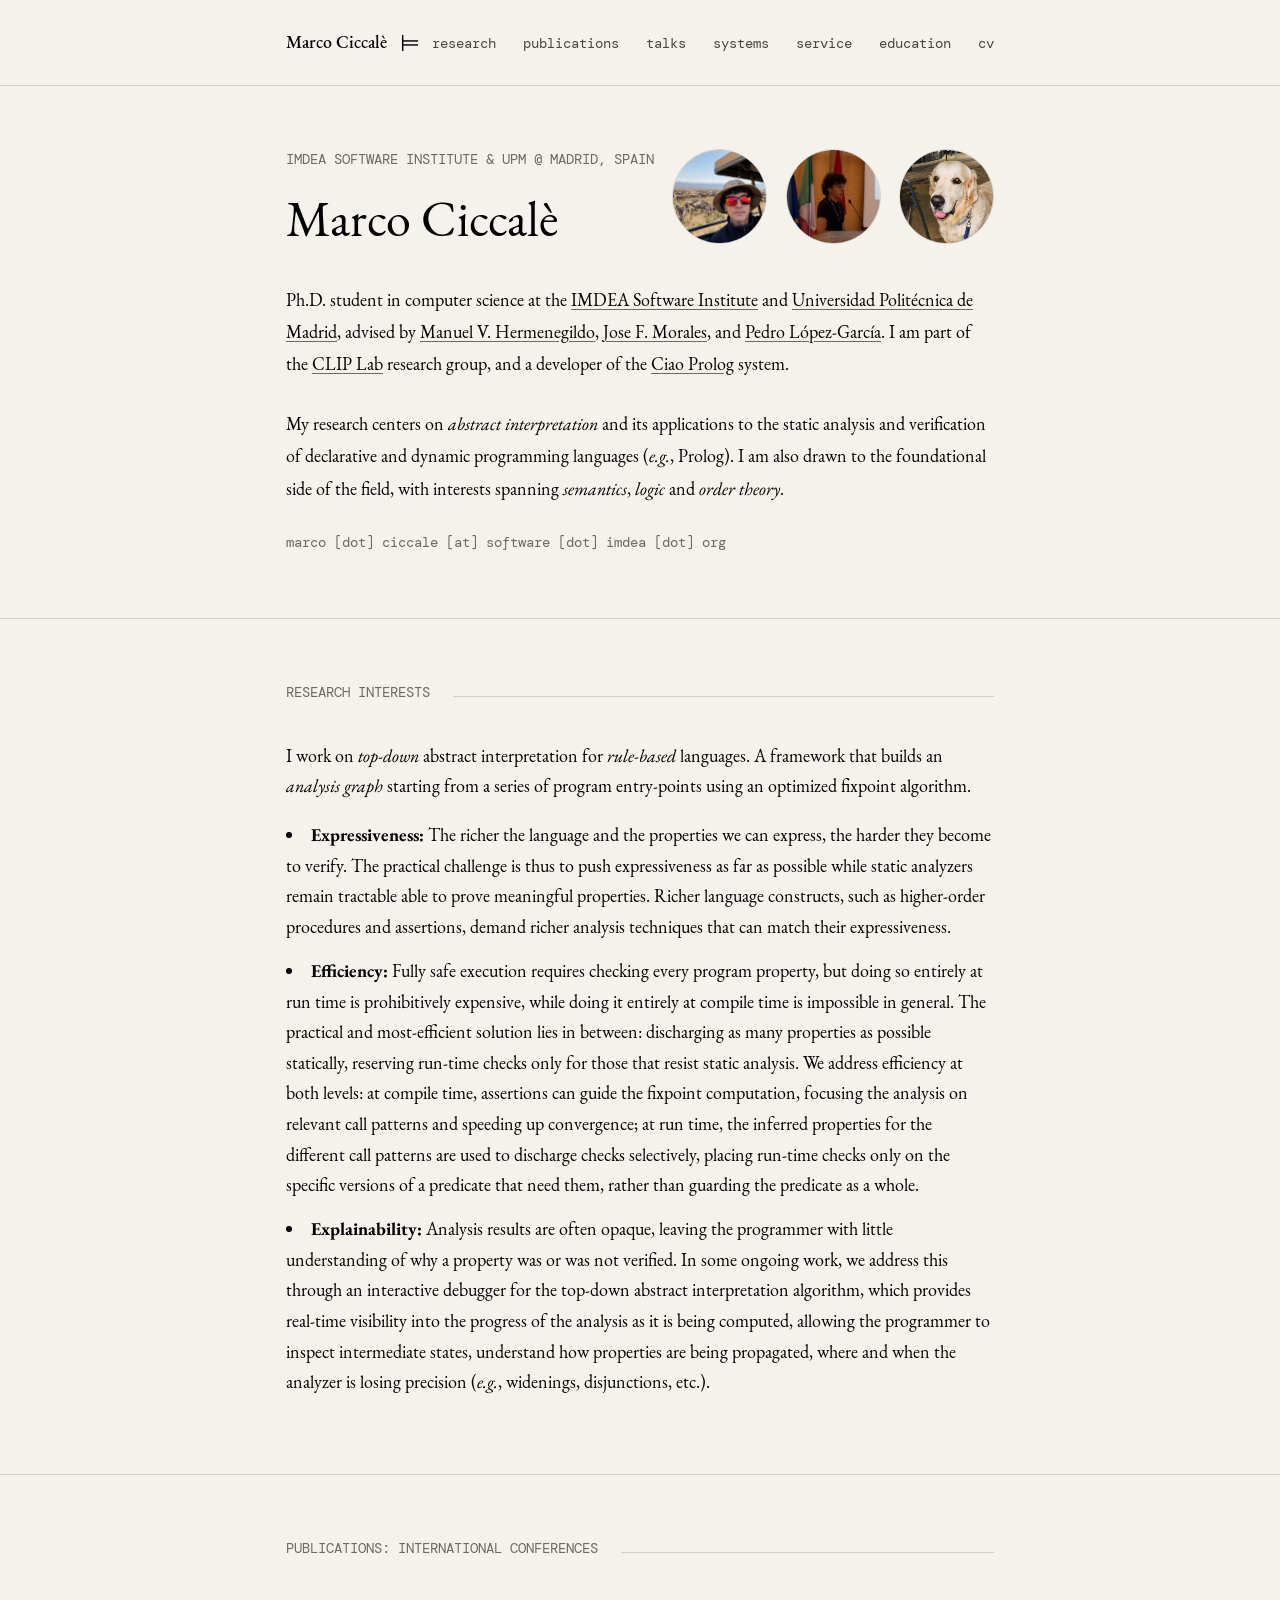
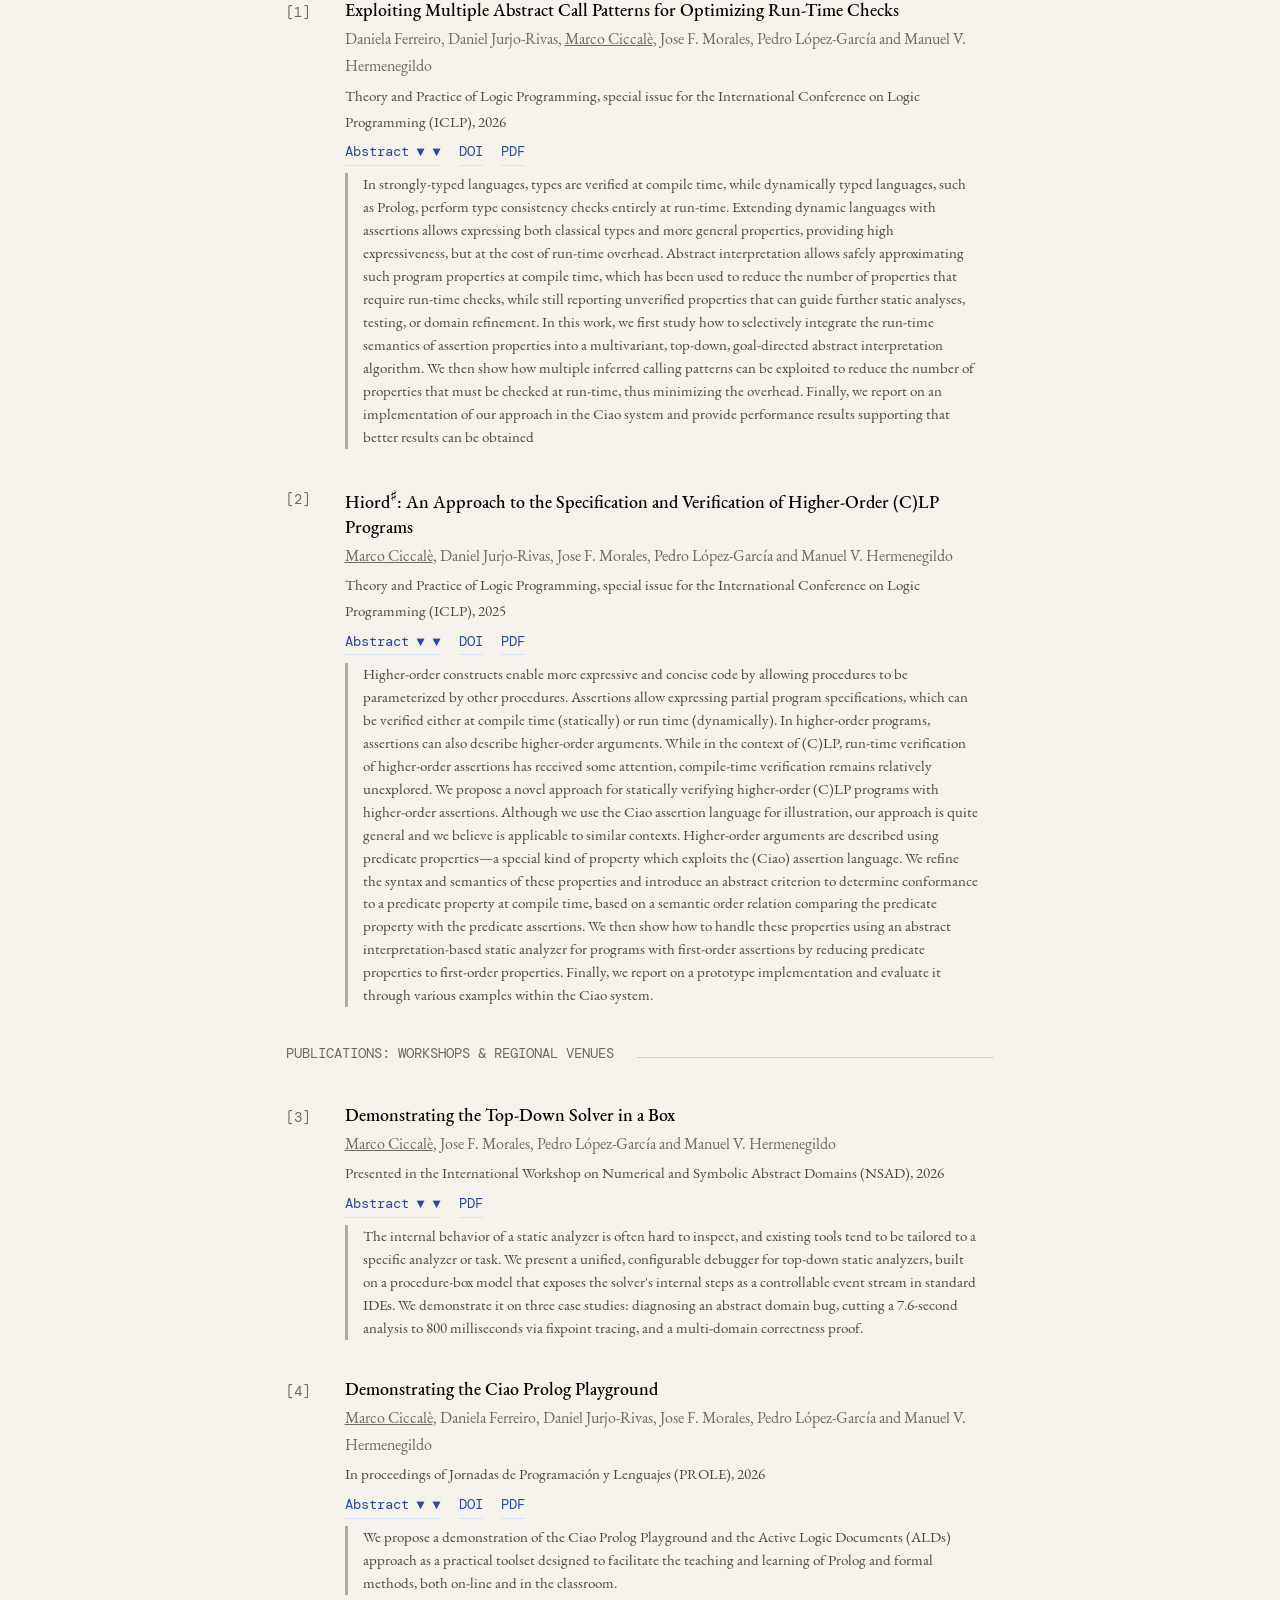
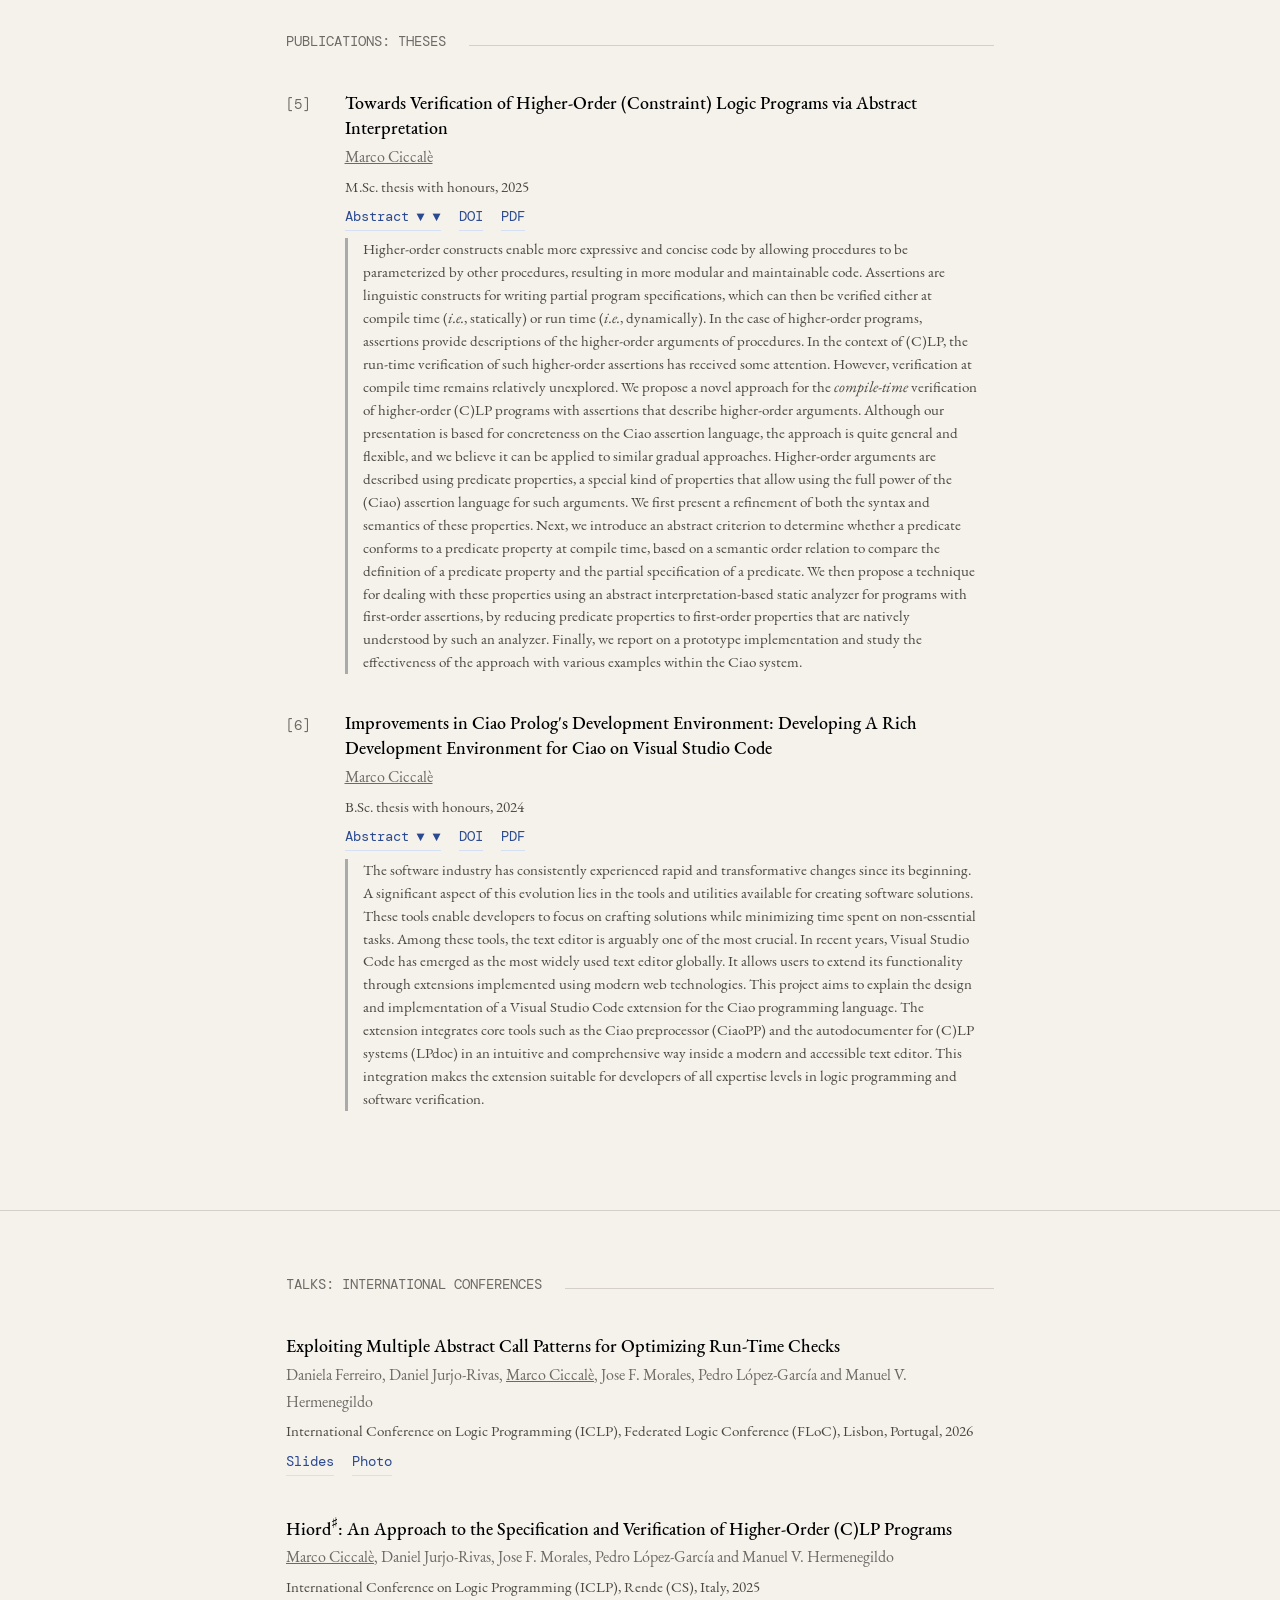
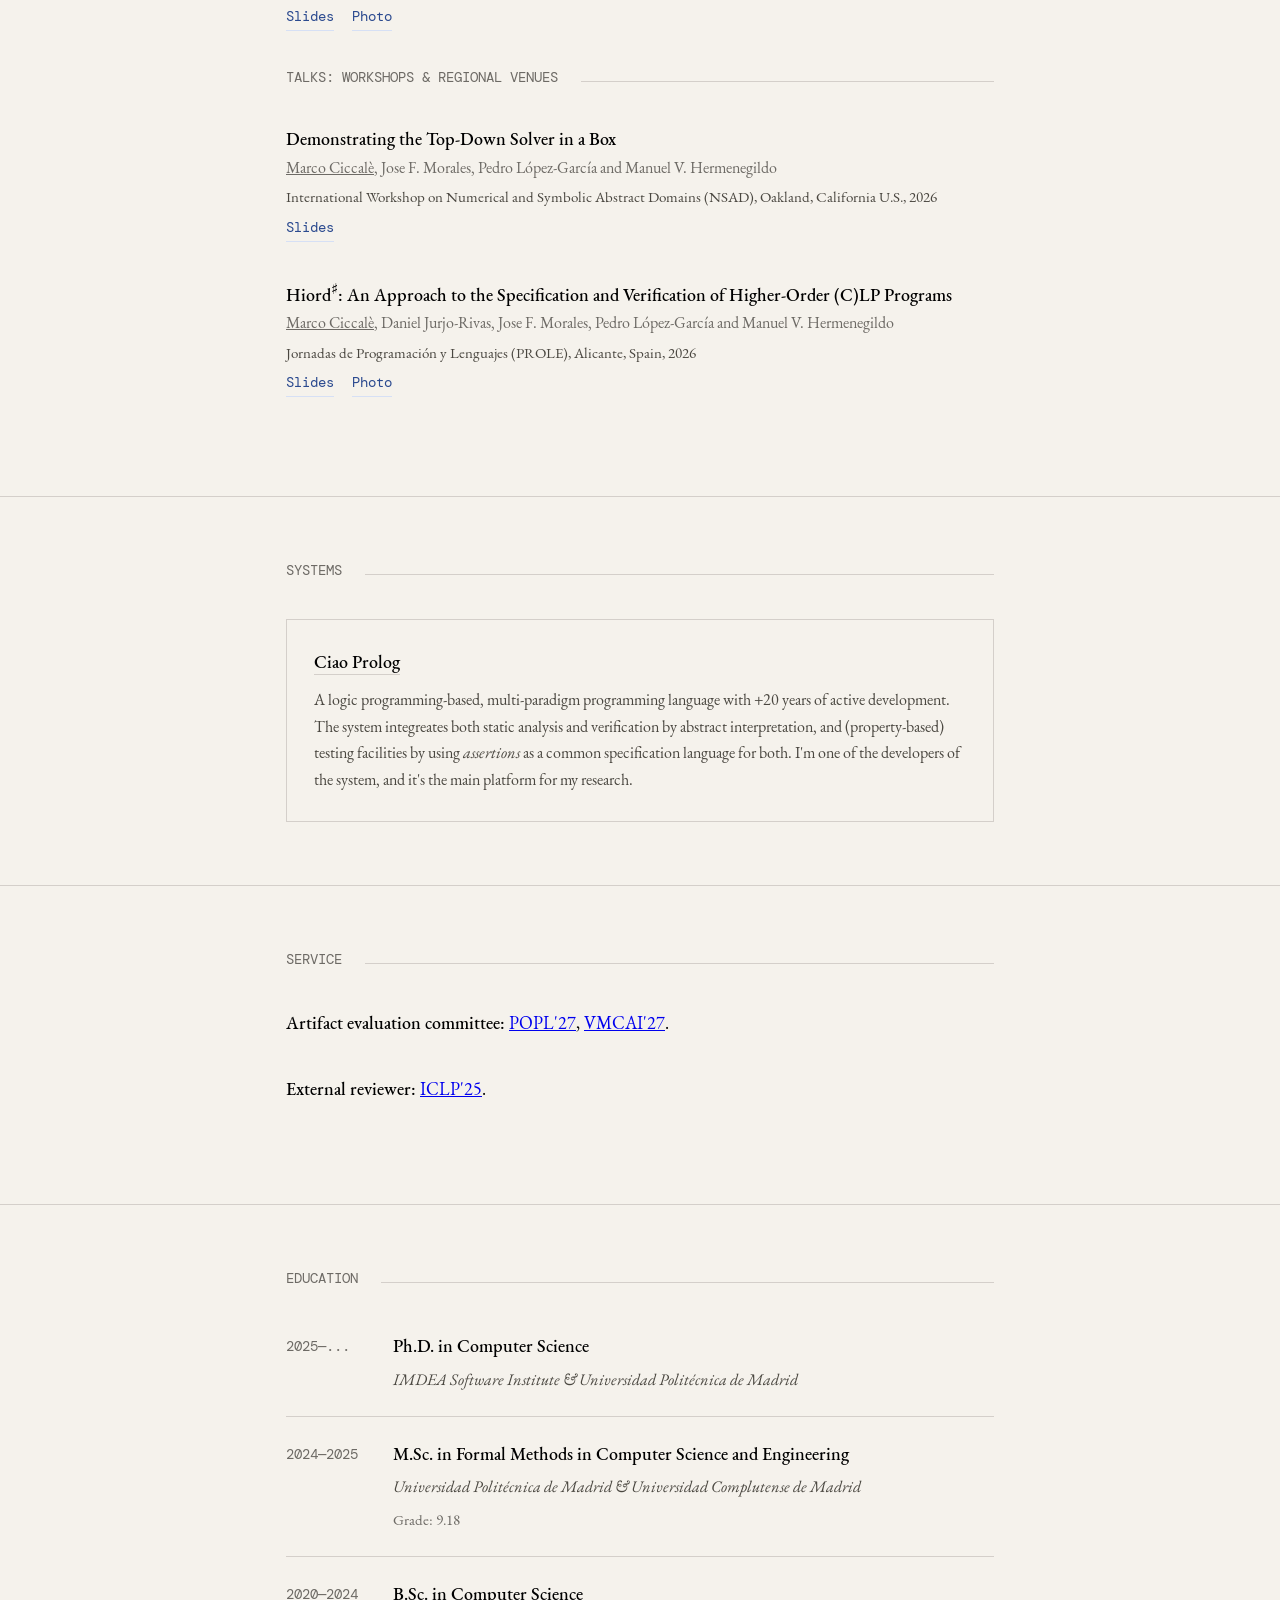
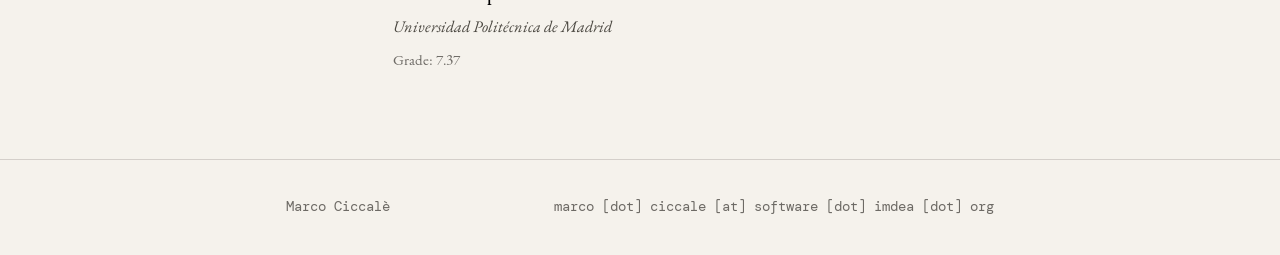
<file: index.html>
<!DOCTYPE html>

<html lang="en">
  <head>
    <meta charset="UTF-8">
    <meta name="viewport" content="width=device-width, initial-scale=1.0">

    <link rel="preconnect" href="https://fonts.googleapis.com">
    <link rel="preconnect" href="https://fonts.gstatic.com" crossorigin>
    <link href="https://fonts.googleapis.com/css2?family=EB+Garamond:ital,wght@0,400;0,500;1,400&family=DM+Mono:wght@300;400&display=swap" rel="stylesheet">
    <link rel="stylesheet" type="text/css" href="style.css">

	<script type="text/javascript" src="script.js"></script>

    <title>Marco Ciccalè</title>
  </head>

  <body>
    <nav>
      <div class="container">
        <a href="#" class="nav-name">Marco Ciccalè</a>
        <span style="font-size: 1.3rem; font-weight: 500;">&vDash;</span>
        <ul class="nav-links">
          <li><a href="#research">research</a></li>
          <li><a href="#publications">publications</a></li>
          <li><a href="#talks">talks</a></li>
          <li><a href="#systems">systems</a></li>
          <li><a href="#service">service</a></li>
          <li><a href="#education">education</a></li>
          <li><a href="pdf/cv.pdf">cv</a></li>
        </ul>
      </div>
    </nav>

    <main>
      <div class="hero">
        <div class="container">
          <div class="hero-top">
            <div>
              <p class="hero-affil">IMDEA Software Institute & UPM @ Madrid, Spain</p>
              <h1>Marco Ciccalè</h1>
            </div>
            <img id="avatar-1" class="avatar" src="assets/pfp.webp" alt="Me in a safari!">
            <img id="avatar-2" class="avatar" src="assets/iclp.webp" alt="Giving a talk at ICLP'25.">
            <img id="avatar-3" class="avatar" src="assets/gru.webp" alt="Gru!">
          </div>

          <div class="hero-bottom">
            <p class="hero-bio" style="margin-top:1.5rem">
              Ph.D. student in computer science at the
              <a href="https://software.imdea.org/">IMDEA Software
              Institute</a> and
              <a href="https://www.upm.es/">Universidad Politécnica de Madrid</a>,
              advised by
              <a href="https://cliplab.org/~herme/">Manuel V. Hermenegildo</a>,
              <a href="https://jfmc.github.io/">Jose F. Morales</a>,
              and
              <a href="https://software.imdea.org/people/pedro.lopez/">Pedro López-García</a>.
              I am part of the <a href="https://cliplab.org/">CLIP Lab</a> research group,
              and a developer of
              the <a href="https://ciao-lang.org/">Ciao Prolog</a> system.
            </p>
            <p class="hero-bio">
              My research centers on <em>abstract interpretation</em>
              and its applications to the static analysis and
              verification of declarative and dynamic programming
              languages (<em>e.g.</em>, Prolog).  I am also drawn to
              the foundational side of the field, with interests
              spanning <em>semantics</em>, <em>logic</em>
              and <em>order theory</em>.

              <!-- A central theme in my research is the tension between -->
              <!-- <em>expressiveness</em>, <em>efficiency</em>, -->
              <!-- and <em>explainability</em>. -->
            </p>
        <div class="hero-links">
          <span class="footer-text">marco [dot] ciccale [at] software [dot] imdea [dot] org</span>
        </div>
      </div>
    </div>
  </div>

  <section id="research">
    <div class="container">
      <div class="section-header">
        <span class="section-label">Research interests</span>
        <div class="section-rule"></div>
      </div>
      <p>
        I work on <em>top-down</em> abstract interpretation
        for <em>rule-based</em> languages.  A framework that builds
        an <em>analysis graph</em> starting from a series of program
        entry-points using an optimized fixpoint algorithm.
      </p>
      <ul class="list">
        <li class="list-element">
          <strong>Expressiveness:</strong> The richer the language and
          the properties we can express, the harder they become to
          verify.  The practical challenge is thus to push
          expressiveness as far as possible while static analyzers
          remain tractable able to prove meaningful properties.
          Richer language constructs, such as higher-order procedures
          and assertions, demand richer analysis techniques that can
          match their expressiveness.
        </li>
        <li class="list-element">
          <strong>Efficiency:</strong> Fully safe execution requires
          checking every program property, but doing so entirely at
          run time is prohibitively expensive, while doing it entirely
          at compile time is impossible in general. The practical and
          most-efficient solution lies in between: discharging as many
          properties as possible statically, reserving run-time checks
          only for those that resist static analysis.  We address
          efficiency at both levels: at compile time, assertions can
          guide the fixpoint computation, focusing the analysis on
          relevant call patterns and speeding up convergence; at run
          time, the inferred properties for the different call
          patterns are used to discharge checks selectively, placing
          run-time checks only on the specific versions of a predicate
          that need them, rather than guarding the predicate as a
          whole.
        </li>
        <li class="list-element">
          <strong>Explainability:</strong> Analysis results are often
          opaque, leaving the programmer with little understanding of
          why a property was or was not verified.  In some ongoing
          work, we address this through an interactive debugger for
          the top-down abstract interpretation algorithm, which
          provides real-time visibility into the progress of the
          analysis as it is being computed, allowing the programmer to
          inspect intermediate states, understand how properties are
          being propagated, where and when the analyzer is losing
          precision (<em>e.g.</em>, widenings, disjunctions, etc.).
          <!-- Beyond aiding the programmer, the traces produced by the -->
          <!-- debugger open a further avenue: using them to diagnose -->
          <!-- inefficiencies in the fixpoint computation itself and guide -->
          <!-- potential optimizations. -->
        </li>
      </ul>
      <!-- <div class="tags"> -->
      <!--   <span class="tag">abstract interpretation</span> -->
      <!--   <span class="tag">static analysis</span> -->
      <!--   <span class="tag">verification</span> -->
      <!--   <span class="tag">semantics</span> -->
      <!--   <span class="tag">logic programming</span> -->
      <!--   <span class="tag">theory of programming languages</span> -->
      <!--   <span class="tag">logic</span> -->
      <!-- </div> -->
    </div>
  </section>

  <section id="publications">
    <div class="container">
      <div class="section-header">
        <span class="section-label">Publications: international conferences</span>
        <div class="section-rule"></div>
      </div>
      <div class="pub-list">
        <div class="pub">
          <div class="pub-num">[1]</div>
          <div class="pub-body">
            <p class="pub-title">Exploiting Multiple Abstract Call Patterns for Optimizing Run-Time Checks</p>
            <p class="pub-authors">Daniela Ferreiro, Daniel Jurjo-Rivas, <span style="text-decoration: underline;">Marco Ciccalè</span>, Jose F. Morales, Pedro López-García and Manuel V. Hermenegildo</p>
            <p class="pub-venue">Theory and Practice of Logic Programming, special issue for the International Conference on Logic Programming (ICLP), 2026</p>
            <div class="pub-links">
			  <a href="#" class="abstract-toggle" onclick="toggleAbstract(this); return false;">Abstract &#x25BC;</a>
              <a href="https://doi.org/10.1017/S1471068426100672">DOI</a>
              <a href="pdf/rtcheck-vers.pdf">PDF</a>
            </div>
			<div class="pub-abstract">
			  <p>
				In strongly-typed languages, types are verified at compile time,
				while dynamically typed languages, such as Prolog, perform type
				consistency checks entirely at run-time.  Extending dynamic
				languages with assertions allows expressing both classical types and
				more general properties, providing high expressiveness, but at the
				cost of run-time overhead.  Abstract interpretation allows safely
				approximating such program properties at compile time, which has
				been used to reduce the number of properties that require run-time
				checks, while still reporting unverified properties that can guide
				further static analyses, testing, or domain refinement.  In this
				work, we first study how to selectively integrate the run-time
				semantics of assertion properties into a multivariant, top-down,
				goal-directed abstract interpretation algorithm. We then show how
				multiple inferred calling patterns can be exploited to reduce the
				number of properties that must be checked at run-time, thus
				minimizing the overhead.  Finally, we report on an implementation of
				our approach in the Ciao system and provide performance results
				supporting that better results can be obtained
			  </p>
			</div>
          </div>
        </div>

        <div class="pub">
          <div class="pub-num">[2]</div>
          <div class="pub-body">
            <p class="pub-title">Hiord<sup>&sharp;</sup>: An Approach to the Specification and Verification of Higher-Order (C)LP Programs</p>
            <p class="pub-authors"><span style="text-decoration: underline;">Marco Ciccalè</span>, Daniel Jurjo-Rivas, Jose F. Morales, Pedro López-García and Manuel V. Hermenegildo</p>
            <p class="pub-venue">Theory and Practice of Logic Programming, special issue for the International Conference on Logic Programming (ICLP), 2025</p>
            <div class="pub-links">
			  <a href="#" class="abstract-toggle" onclick="toggleAbstract(this); return false;">Abstract &#x25BC;</a>
              <a href="https://doi.org/10.1017/S147106842510015X">DOI</a>
              <a href="pdf/hiord-sharp.pdf">PDF</a>
            </div>
			<div class="pub-abstract">
			  <p>
				Higher-order constructs enable more expressive and concise code by
				allowing procedures to be parameterized by other procedures.
				Assertions allow expressing partial program specifications, which can
				be verified either at compile time (statically) or run time
				(dynamically).  In higher-order programs, assertions can also describe
				higher-order arguments.  While in the context of (C)LP, run-time
				verification of higher-order assertions has received some attention,
				compile-time verification remains relatively unexplored.  We propose a
				novel approach for statically verifying higher-order (C)LP programs
				with higher-order assertions.  Although we use the Ciao assertion
				language for illustration, our approach is quite general and we
				believe is applicable to similar contexts.  Higher-order arguments are
				described using predicate properties&mdash;a special kind of property
				which exploits the (Ciao) assertion language.  We refine the syntax
				and semantics of these properties and introduce an abstract criterion
				to determine conformance to a predicate property at compile time,
				based on a semantic order relation comparing the predicate property
				with the predicate assertions. We then show how to handle these
				properties using an abstract interpretation-based static analyzer for
				programs with first-order assertions by reducing predicate properties
				to first-order properties.  Finally, we report on a prototype
				implementation and evaluate it through various examples within the
				Ciao system.
			  </p>
			</div>
          </div>
        </div>

      </div>
      <!-- <p class="pub-note"> -->
      <!--   Full list on <a href="https://scholar.google.com/citations?user=FurOeSAAAAAJ">Google Scholar</a>. -->
      <!-- </p> -->
    </div>

    <div class="container">
      <div class="section-header">
        <span class="section-label">Publications: workshops & regional venues</span>
        <div class="section-rule"></div>
      </div>
      <div class="pub-list">

        <div class="pub">
          <div class="pub-num">[3]</div>
          <div class="pub-body">
            <p class="pub-title">Demonstrating the Top-Down Solver in a Box</p>
            <p class="pub-authors"><span style="text-decoration: underline;">Marco Ciccalè</span>, Jose F. Morales, Pedro López-García and Manuel V. Hermenegildo</p>
            <p class="pub-venue">Presented in the International Workshop on Numerical and Symbolic Abstract Domains (NSAD), 2026</p>
            <div class="pub-links">
			  <a href="#" class="abstract-toggle" onclick="toggleAbstract(this); return false;">Abstract &#x25BC;</a>
              <!-- <a href="#">DOI</a> -->
              <a href="pdf/absdbg-nsad.pdf">PDF</a>
            </div>
			<div class="pub-abstract">
			  <p>
                The internal behavior of a static analyzer is often hard to inspect,
                and existing tools tend to be tailored to a specific analyzer or task.
                We present a unified, configurable debugger for top-down static
                analyzers, built on a procedure-box model that exposes the solver's
                internal steps as a controllable event stream in standard IDEs.  We
                demonstrate it on three case studies: diagnosing an abstract domain
                bug, cutting a 7.6-second analysis to 800 milliseconds via fixpoint
                tracing, and a multi-domain correctness proof.
			  </p>
			</div>
          </div>
        </div>

        <div class="pub">
          <div class="pub-num">[4]</div>
          <div class="pub-body">
            <p class="pub-title">Demonstrating the Ciao Prolog Playground</p>
            <p class="pub-authors"><span style="text-decoration: underline;">Marco Ciccalè</span>, Daniela Ferreiro, Daniel Jurjo-Rivas, Jose F. Morales, Pedro López-García and Manuel V. Hermenegildo</p>
            <p class="pub-venue">In proceedings of Jornadas de Programación y Lenguajes (PROLE), 2026</p>
            <div class="pub-links">
			  <a href="#" class="abstract-toggle" onclick="toggleAbstract(this); return false;">Abstract &#x25BC;</a>
              <a href="https://hdl.handle.net/11705/PROLE/2026/20">DOI</a>
              <a href="pdf/ciao-playground-demo-prole.pdf">PDF</a>
            </div>
			<div class="pub-abstract">
			  <p>
				We propose a demonstration of the Ciao Prolog
				Playground and the Active Logic Documents (ALDs)
				approach as a practical toolset designed to facilitate
				the teaching and learning of Prolog and formal
				methods, both on-line and in the classroom.
			  </p>
			</div>
          </div>
        </div>

      </div>
    </div>

    <div class="container">
      <div class="section-header">
        <span class="section-label">Publications: theses</span>
        <div class="section-rule"></div>
      </div>
      <div class="pub-list">

        <div class="pub">
          <div class="pub-num">[5]</div>
          <div class="pub-body">
            <p class="pub-title">Towards Verification of Higher-Order (Constraint) Logic Programs via Abstract Interpretation</p>
            <p class="pub-authors"><span style="text-decoration: underline;">Marco Ciccalè</span></p>
            <p class="pub-venue">M.Sc. thesis with honours, 2025</p>
            <div class="pub-links">
			  <a href="#" class="abstract-toggle" onclick="toggleAbstract(this); return false;">Abstract &#x25BC;</a>
              <a href="https://oa.upm.es/91841/">DOI</a>
              <a href="pdf/msc-thesis.pdf">PDF</a>
            </div>
			<div class="pub-abstract">
			  <p>
                Higher-order constructs enable more expressive and
                concise code by allowing procedures to be
                parameterized by other procedures, resulting in more
                modular and maintainable code.  Assertions are
                linguistic constructs for writing partial program
                specifications, which can then be verified either at
                compile time (<em>i.e.</em>, statically) or run time
                (<em>i.e.</em>, dynamically).  In the case of
                higher-order programs, assertions provide descriptions
                of the higher-order arguments of procedures.  In the
                context of (C)LP, the run-time verification of such
                higher-order assertions has received some
                attention. However, verification at compile time
                remains relatively unexplored.

                We propose a novel approach for
                the <em>compile-time</em> verification of higher-order
                (C)LP programs with assertions that describe
                higher-order arguments.  Although our presentation is
                based for concreteness on the Ciao assertion language,
                the approach is quite general and flexible, and we
                believe it can be applied to similar gradual
                approaches.  Higher-order arguments are described
                using predicate properties, a special kind of
                properties that allow using the full power of the
                (Ciao) assertion language for such arguments.

                We first present a refinement of both the syntax and
                semantics of these properties.  Next, we introduce an
                abstract criterion to determine whether a predicate
                conforms to a predicate property at compile time,
                based on a semantic order relation to compare the
                definition of a predicate property and the partial
                specification of a predicate.  We then propose a
                technique for dealing with these properties using an
                abstract interpretation-based static analyzer for
                programs with first-order assertions, by reducing
                predicate properties to first-order properties that
                are natively understood by such an analyzer.  Finally,
                we report on a prototype implementation and study the
                effectiveness of the approach with various examples
                within the Ciao system.
			  </p>
			</div>
          </div>
        </div>

        <div class="pub">
          <div class="pub-num">[6]</div>
          <div class="pub-body">
            <p class="pub-title">Improvements in Ciao Prolog's Development Environment: Developing A Rich Development Environment for Ciao on Visual Studio Code</p>
            <p class="pub-authors"><span style="text-decoration: underline;">Marco Ciccalè</span></p>
            <p class="pub-venue">B.Sc. thesis with honours, 2024</p>
            <div class="pub-links">
			  <a href="#" class="abstract-toggle" onclick="toggleAbstract(this); return false;">Abstract &#x25BC;</a>
              <a href="https://oa.upm.es/82571/">DOI</a>
              <a href="pdf/bsc-thesis.pdf">PDF</a>
            </div>
			<div class="pub-abstract">
			  <p>
                The software industry has consistently experienced rapid and transformative
                changes since its beginning. A significant aspect of this evolution lies in
                the tools and utilities available for creating software solutions. These
                tools enable developers to focus on crafting solutions while minimizing
                time spent on non-essential tasks.

                Among these tools, the text editor is arguably one of the most crucial. In
                recent years, Visual Studio Code has emerged as the most widely used text
                editor globally. It allows users to extend its functionality through extensions
                implemented using modern web technologies.

                This project aims to explain the design and implementation of a Visual Studio
                Code extension for the Ciao programming language. The extension integrates
                core tools such as the Ciao preprocessor (CiaoPP) and the autodocumenter for
                (C)LP systems (LPdoc) in an intuitive and comprehensive way inside a modern
                and accessible text editor. This integration makes the extension suitable for
                developers of all expertise levels in logic programming and software
                verification.
			  </p>
			</div>
          </div>
        </div>
      </div>

      <!-- <p class="pub-note"> -->
      <!--   Full list on <a href="https://scholar.google.com/citations?user=FurOeSAAAAAJ">Google Scholar</a>. -->
      <!-- </p> -->
    </div>
  </section>

  <section id="talks">
    <div class="container">
      <div class="section-header">
        <span class="section-label">Talks: international conferences</span>
        <div class="section-rule"></div>
      </div>
      <div class="pub-list">
        <div class="talk">
          <div class="pub-body">
            <p class="pub-title">Exploiting Multiple Abstract Call Patterns for Optimizing Run-Time Checks</p>
            <p class="pub-authors">Daniela Ferreiro, Daniel Jurjo-Rivas, <span style="text-decoration: underline;">Marco Ciccalè</span>, Jose F. Morales, Pedro López-García and Manuel V. Hermenegildo</p>
            <p class="pub-venue">International Conference on Logic Programming (ICLP), Federated Logic Conference (FLoC), Lisbon, Portugal, 2026</p>
            <div class="pub-links">
              <a href="pdf/rtcheck-vers-slides-iclp.pdf">Slides</a>
              <a href="img/talk-iclp26.jpeg">Photo</a>
            </div>
          </div>
        </div>

        <div class="talk">
          <div class="pub-body">
            <p class="pub-title">Hiord<sup>&sharp;</sup>: An Approach to the Specification and Verification of Higher-Order (C)LP Programs</p>
            <p class="pub-authors"><span style="text-decoration: underline;">Marco Ciccalè</span>, Daniel Jurjo-Rivas, Jose F. Morales, Pedro López-García and Manuel V. Hermenegildo</p>
            <p class="pub-venue">International Conference on Logic Programming (ICLP), Rende (CS), Italy, 2025</p>
            <div class="pub-links">
              <a href="pdf/hiord-sharp-slides-iclp.pdf">Slides</a>
              <a href="img/talk-iclp25.jpeg">Photo</a>
            </div>
          </div>
        </div>
      </div>
      <!-- <p class="pub-note"> -->
      <!--   Full list on <a href="https://scholar.google.com/citations?user=FurOeSAAAAAJ">Google Scholar</a>. -->
      <!-- </p> -->
    </div>

    <div class="container">
      <div class="section-header">
        <span class="section-label">Talks: workshops & regional venues</span>
        <div class="section-rule"></div>
      </div>
      <div class="pub-list">
        <div class="talk">
          <div class="pub-body">
            <p class="pub-title">Demonstrating the Top-Down Solver in a Box</p>
            <p class="pub-authors"><span style="text-decoration: underline;">Marco Ciccalè</span>, Jose F. Morales, Pedro López-García and Manuel V. Hermenegildo</p>
            <p class="pub-venue">International Workshop on Numerical and Symbolic Abstract Domains (NSAD), Oakland, California U.S., 2026</p>
            <div class="pub-links">
              <a href="pdf/absdbg-nsad-slides.pdf">Slides</a>
              <!-- <a href="img/talk-nsad26.jpeg">Photo</a> -->
            </div>
          </div>
        </div>

        <div class="talk">
          <div class="pub-body">
            <p class="pub-title">Hiord<sup>&sharp;</sup>: An Approach to the Specification and Verification of Higher-Order (C)LP Programs</p>
            <p class="pub-authors"><span style="text-decoration: underline;">Marco Ciccalè</span>, Daniel Jurjo-Rivas, Jose F. Morales, Pedro López-García and Manuel V. Hermenegildo</p>
            <p class="pub-venue">Jornadas de Programación y Lenguajes (PROLE), Alicante, Spain, 2026</p>
            <div class="pub-links">
              <a href="pdf/hiord-sharp-slides-prole.pdf">Slides</a>
              <a href="img/talk-prole26.jpeg">Photo</a>
            </div>
          </div>
        </div>
      </div>
      <!-- <p class="pub-note"> -->
      <!--   Full list on <a href="https://scholar.google.com/citations?user=FurOeSAAAAAJ">Google Scholar</a>. -->
      <!-- </p> -->
    </div>
  </section>

  <section id="systems">
    <div class="container">
      <div class="section-header">
        <span class="section-label">Systems</span>
        <div class="section-rule"></div>
      </div>
      <div class="proj-grid">
        <div class="proj-card">
          <p class="proj-name"><a href="https://ciao-lang.org/">Ciao Prolog</a></p>
          <p class="proj-desc">
            A logic programming-based, multi-paradigm programming
            language with +20 years of active development.  The system
            integreates both static analysis and verification by
            abstract interpretation, and (property-based) testing
            facilities by using <em>assertions</em> as a common
            specification language for both.  I'm one of the
            developers of the system, and it's the main platform for
            my research.
          </p>
        </div>
      </div>
    </div>
  </section>

  <section id="service">
    <div class="container">
      <div class="section-header">
        <span class="section-label">Service</span>
        <div class="section-rule"></div>
      </div>
	  <div class="talk">
	    <span class="pub-title">Artifact evaluation committee:</span>
	    <a href="https://conf.researchr.org/home/POPL-2027">POPL&apos;27</a>,
	    <a href="https://conf.researchr.org/home/VMCAI-2027">VMCAI&apos;27</a>.
	  </div>
	  <div class="talk">
	    <span class="pub-title">External reviewer:</span>
	    <a href="https://iclp25.demacs.unical.it">ICLP&apos;25</a>.
	  </div>
    </div>
  </section>

  <section id="education">
    <div class="container">
      <div class="section-header">
        <span class="section-label">Education</span>
        <div class="section-rule"></div>
      </div>
      <div class="edu-list">
        <div class="edu-item">
          <div class="edu-year">2025&mdash;...</div>
          <div>
            <p class="edu-degree">Ph.D. in Computer Science</p>
            <p class="edu-school">IMDEA Software Institute &amp; Universidad Politécnica de Madrid</p>
          </div>
        </div>
        <div class="edu-item">
          <div class="edu-year">2024&mdash;2025</div>
          <div>
            <p class="edu-degree">M.Sc. in Formal Methods in Computer Science and Engineering</p>
            <p class="edu-school">Universidad Politécnica de Madrid &amp; Universidad Complutense de Madrid</p>
            <p class="edu-note">Grade: 9.18</p>
          </div>
        </div>
        <div class="edu-item">
          <div class="edu-year">2020&mdash;2024</div>
          <div>
            <p class="edu-degree">B.Sc. in Computer Science</p>
            <p class="edu-school">Universidad Politécnica de Madrid</p>
            <p class="edu-note">Grade: 7.37</p>
          </div>
        </div>
      </div>
    </div>
  </section>
</main>

<footer>
  <div class="container">
    <span class="footer-text">Marco Ciccalè</span>
    <span class="footer-text">marco [dot] ciccale [at] software [dot] imdea [dot] org</span>
  </div>
</footer>

</body>
</html>
</file>
<file: style.css>
/* -- Fonts (self-hosted, see fonts/README.md) -- */
@font-face {
  font-family: 'EB Garamond';
  src: url('fonts/eb-garamond-regular.woff2') format('woff2');
  font-weight: 400; font-style: normal; font-display: swap;
}
@font-face {
  font-family: 'EB Garamond';
  src: url('fonts/eb-garamond-medium.woff2') format('woff2');
  font-weight: 500; font-style: normal; font-display: swap;
}
@font-face {
  font-family: 'EB Garamond';
  src: url('fonts/eb-garamond-italic.woff2') format('woff2');
  font-weight: 400; font-style: italic; font-display: swap;
}
@font-face {
  font-family: 'DM Mono';
  src: url('fonts/dm-mono-regular.woff2') format('woff2');
  font-weight: 400; font-style: normal; font-display: swap;
}

:root {
  --bg: #F5F2EC;
  --bg-card: #EFEBE2;
  --ink: #000000;
  --ink-2: #4A4740;
  --ink-3: #6D6A65;  /* 4.8:1 on --bg (WCAG AA) */
  --ink-alt: #1A1814;
  --accent: #2B4A8F;
  --accent-light: #D6E0F5;
  --rule: #D4CFCA;
  --serif: 'EB Garamond', Georgia, serif;
  --mono: 'DM Mono', monospace;
}

*, *::before, *::after { box-sizing: border-box; margin: 0; padding: 0; }

html { font-size: 18px; scroll-padding-top: 5rem; }

@media (prefers-reduced-motion: no-preference) {
  html { scroll-behavior: smooth; }
}

body {
  background: var(--bg);
  color: var(--ink);
  font-family: var(--serif);
  line-height: 1.7;
  -webkit-font-smoothing: antialiased;
}

/* -- Accessibility helpers -- */
.visually-hidden {
  position: absolute !important;
  width: 1px; height: 1px;
  margin: -1px; padding: 0;
  overflow: hidden;
  clip: rect(0 0 0 0);
  white-space: nowrap;
  border: 0;
}

.skip-link {
  position: absolute;
  left: 1rem;
  top: -100px;
  z-index: 20;
  padding: 0.5rem 1rem;
  background: var(--ink);
  color: var(--bg);
  font-family: var(--mono);
  font-size: 0.8rem;
}

.skip-link:focus { top: 1rem; }

:focus-visible {
  outline: 2px solid var(--accent);
  outline-offset: 3px;
  border-radius: 2px;
}

h1 {
  font-size: 2.8rem;
  font-weight: 400;
  line-height: 1.15;
  margin-bottom: 0.5rem;
}

/* -- Layout -- */
.container {
  max-width: 780px;
  margin: 0 auto;
  padding: 0 2rem;
}

.list {
    list-style: inside;
}

.list-element {
    margin-bottom: 0.75rem;
}

/* -- Nav -- */
nav {
  border-bottom: 1px solid var(--rule);
  padding: 1.25rem 0;
  position: sticky;
  top: 0;
  background: var(--bg);
  z-index: 10;
}

nav .container {
  display: flex;
  justify-content: space-between;
  align-items: center;
}

.nav-mark {
  font-size: 1.3rem;
  font-weight: 500;
}

.nav-name {
  font-family: var(--serif);
  font-weight: 500;
  color: var(--ink);
  text-decoration: none;
}

.nav-links {
  display: flex;
  gap: 1.5rem;
  list-style: none;
}

.nav-links a {
  font-family: var(--mono);
  font-size: 0.75rem;
  font-weight: 400;
  color: var(--ink-2);
  text-decoration: none;
  text-transform: lowercase;
  transition: color 0.2s;
}

.nav-links a:hover { color: var(--accent); }

/* -- Hero -- */
.hero {
  padding: 3.5rem 0 3.5rem;
  border-bottom: 1px solid var(--rule);
}

.hero-top {
    display: flex;
    justify-content: space-between;
    margin-bottom: 1rem;
}

.hero-affil {
  font-family: var(--mono);
  font-size: 0.75rem;
  font-weight: 400;
  color: var(--ink-3);
  text-transform: uppercase;
  margin-bottom: 1rem;
}

.hero-bio {
  font-size: 1rem;
  color: var(--ink);
  line-height: 1.8;
  margin-bottom: 1.5rem;
}

.hero-bio a {
  color: var(--ink);
  text-decoration-color: var(--ink-3);
  text-underline-offset: 3px;
  transition: text-decoration-color 0.2s, color 0.2s;
}

.hero-bio a:hover {
  color: var(--accent);
  text-decoration-color: var(--accent);
}

.hero-links {
  display: flex;
  gap: 1.5rem;
  flex-wrap: wrap;
}

.hero-links a {
  font-family: var(--mono);
  font-size: 0.75rem;
  font-weight: 400;
  color: var(--ink-3);
  text-decoration: none;
  border-bottom: 1px solid var(--rule);
  padding-bottom: 2px;
  transition: color 0.2s, border-color 0.2s;
}

.hero-links a:hover {
  color: var(--accent);
  border-color: var(--accent);
}

.avatar {
  width: 95px;
  height: 95px;
  border-radius: 50%;
  background: var(--bg-card);
  border: 1px solid var(--rule);
  display: flex;
  align-items: center;
  justify-content: center;
  font-family: var(--mono);
  font-size: 0.75rem;
  color: var(--ink-3);
  text-align: center;
}

/* -- Sections -- */
section {
  padding: 3.5rem 0;
  border-bottom: 1px solid var(--rule);
}

.section-header {
  display: flex;
  align-items: baseline;
  gap: 1.25rem;
  margin-bottom: 2rem;
}

.section-label {
  font-family: var(--mono);
  font-size: 0.75rem;
  font-weight: 400;
  text-transform: uppercase;
  color: var(--ink-3);
  white-space: nowrap;
}

.section-rule {
  flex: 1;
  height: 1px;
  background: var(--rule);
}


p { margin-bottom: 1rem; }
p:last-child { margin-bottom: 0; }

/* -- Tags -- */
.tags {
  display: flex;
  flex-wrap: wrap;
  gap: 8px;
  margin-top: 1.25rem;
}

.tag {
  font-family: var(--mono);
  font-size: 0.75rem;
  font-weight: 400;
  color: var(--ink-2);
  background: var(--bg-card);
  border: 1px solid var(--rule);
  border-radius: 2px;
  padding: 4px 10px;
}

/* -- Publications -- */
.pub-list {
  display: flex;
  flex-direction: column;
  list-style: none;
}

.pub {
  display: grid;
  grid-template-columns: 36px 1fr;
  gap: 0 1.25rem;
  align-items: start;
  margin-bottom: 2rem;
}

.talk {
  margin-bottom: 2rem;
}

.pub-num {
  font-family: var(--mono);
  font-size: 0.75rem;
  font-weight: 400;
  color: var(--ink-3);
  padding-top: 0.25rem;
  text-align: left;
}

.pub-body {}

.pub-title {
  font-size: 1rem;
  font-weight: 500;
  color: var(--ink);
  margin-bottom: 0.2rem;
  line-height: 1.4;
}

.pub-authors .me {
  font-weight: 500;
  color: var(--ink-2);
}

.pub-authors {
  font-size: 0.88rem;
  color: var(--ink-3);
  margin-bottom: 0.15rem;
  /* font-style: italic; */
}

.pub-venue {
  font-size: 0.85rem;
  color: var(--ink-2);
  margin-bottom: 0.35rem;
}

.pub-links {
  display: flex;
  gap: 1rem;
}

.pub-links a {
  font-family: var(--mono);
  font-size: 0.75rem;
  font-weight: 400;
  color: var(--accent);
  text-decoration: none;
  border-bottom: 1px solid var(--accent-light);
  padding-bottom: 1px;
  transition: border-color 0.2s;
}

.pub-links a:hover { border-color: var(--accent); }

.abstract-toggle {
  font-family: var(--mono);
  font-size: 0.75rem;
  font-weight: 400;
  color: var(--accent);
  background: none;
  border: 0;
  border-bottom: 1px solid var(--accent-light);
  padding: 0 0 1px;
  cursor: pointer;
  transition: border-color 0.2s;
}

.abstract-toggle:hover { border-color: var(--accent); }
.abstract-toggle::after { content: " \25BC" / ""; }
.abstract-toggle[aria-expanded="true"]::after { content: " \25B2" / ""; }

.pub-abstract {
  margin-top: 0.5em;
  padding: 0em 1em;
  border-left: 3px solid #aaa;
  font-size: 0.85rem;
  color: var(--ink-2);
  line-height: 1.5;
}

.pub-note {
  margin-top: 1.5rem;
  font-family: var(--mono);
  font-size: 0.75rem;
  font-weight: 400;
  color: var(--ink-3);
}

.pub-note a {
  color: var(--accent);
  text-decoration: none;
}

/* -- Projects -- */
.proj-grid {
  display: grid;
  grid-template-columns: repeat(auto-fit, minmax(min(300px, 100%), 1fr));
  gap: 1px;
  border: 1px solid var(--rule);
  background: var(--rule);
}

.proj-card {
  background: var(--bg);
  padding: 1.5rem;
}

.proj-name {
  font-size: 1rem;
  font-weight: 500;
  margin-bottom: 0.5rem;
}

.proj-name a {
  color: var(--ink);
  text-decoration: none;
  border-bottom: 1px solid var(--rule);
  padding-bottom: 1px;
  transition: color 0.2s, border-color 0.2s;
}

.proj-name a:hover {
  color: var(--accent);
  border-color: var(--accent);
}

.proj-desc {
  font-size: 0.9rem;
  color: var(--ink-2);
  line-height: 1.65;
  margin-bottom: 0.75rem;
}

/* ── Education ── */
.edu-list {
  list-style: none;
  display: flex;
  flex-direction: column;
  gap: 0;
}

.edu-item {
  display: grid;
  grid-template-columns: 80px 1fr;
  gap: 0 1.5rem;
  padding: 1.25rem 0;
  border-bottom: 1px solid var(--rule);
}

.edu-item:first-child { margin-top: -1rem; }
.edu-item:last-child { border-bottom: none; }

.edu-year {
  font-family: var(--mono);
  font-size: 0.75rem;
  font-weight: 400;
  color: var(--ink-3);
  padding-top: 0.25rem;
}

.edu-degree {
  font-size: 1rem;
  font-weight: 500;
  margin-bottom: 0.2rem;
}

.edu-school {
  font-size: 0.9rem;
  color: var(--ink-2);
  font-style: italic;
  margin-bottom: 0.35rem;
}

.edu-note {
  font-size: 0.85rem;
  color: var(--ink-3);
}

/* -- Footer -- */
footer {
  padding: 2rem 0;
}

footer .container {
  display: flex;
  justify-content: space-between;
  align-items: center;
}

.footer-text {
  font-family: var(--mono);
  font-size: 0.75rem;
  font-weight: 400;
  color: var(--ink-3);
}

/* -- Animations -- */
@keyframes fadeUp {
  from { opacity: 0; transform: translateY(16px); }
  to { opacity: 1; transform: translateY(0); }
}

@media (prefers-reduced-motion: no-preference) {
  .hero-top, .hero-bottom { animation: fadeUp 0.6s ease both; }
  section { animation: fadeUp 0.5s ease both; }
  section:nth-of-type(2) { animation-delay: 0.05s; }
  section:nth-of-type(3) { animation-delay: 0.1s; }
  section:nth-of-type(4) { animation-delay: 0.15s; }
  section:nth-of-type(5) { animation-delay: 0.2s; }
}

/* -- Responsive -- */
@media (max-width: 620px) {
  nav { position: static; }
  html { scroll-padding-top: 0; }
  nav .container { flex-wrap: wrap; gap: 0.25rem 0.75rem; justify-content: flex-start; }
  .nav-links { flex-wrap: wrap; gap: 0.25rem 1rem; width: 100%; }
  .section-label { white-space: normal; }
  .pub { grid-template-columns: 1fr; }
  .pub-num { display: none; }
  .edu-item { grid-template-columns: 1fr; gap: 4px; }
  .edu-year { padding-top: 0; }
}

/* -- Hide third image first -- */
@media (max-width: 900px) {
    #avatar-3 {
        display: none;
    }
}

@media (max-width: 750px) {
    #avatar-2 {
        display: none;
    }
}

@media (max-width: 650px) {
    #avatar-1 {
        display: none;
    }
}
</file>
